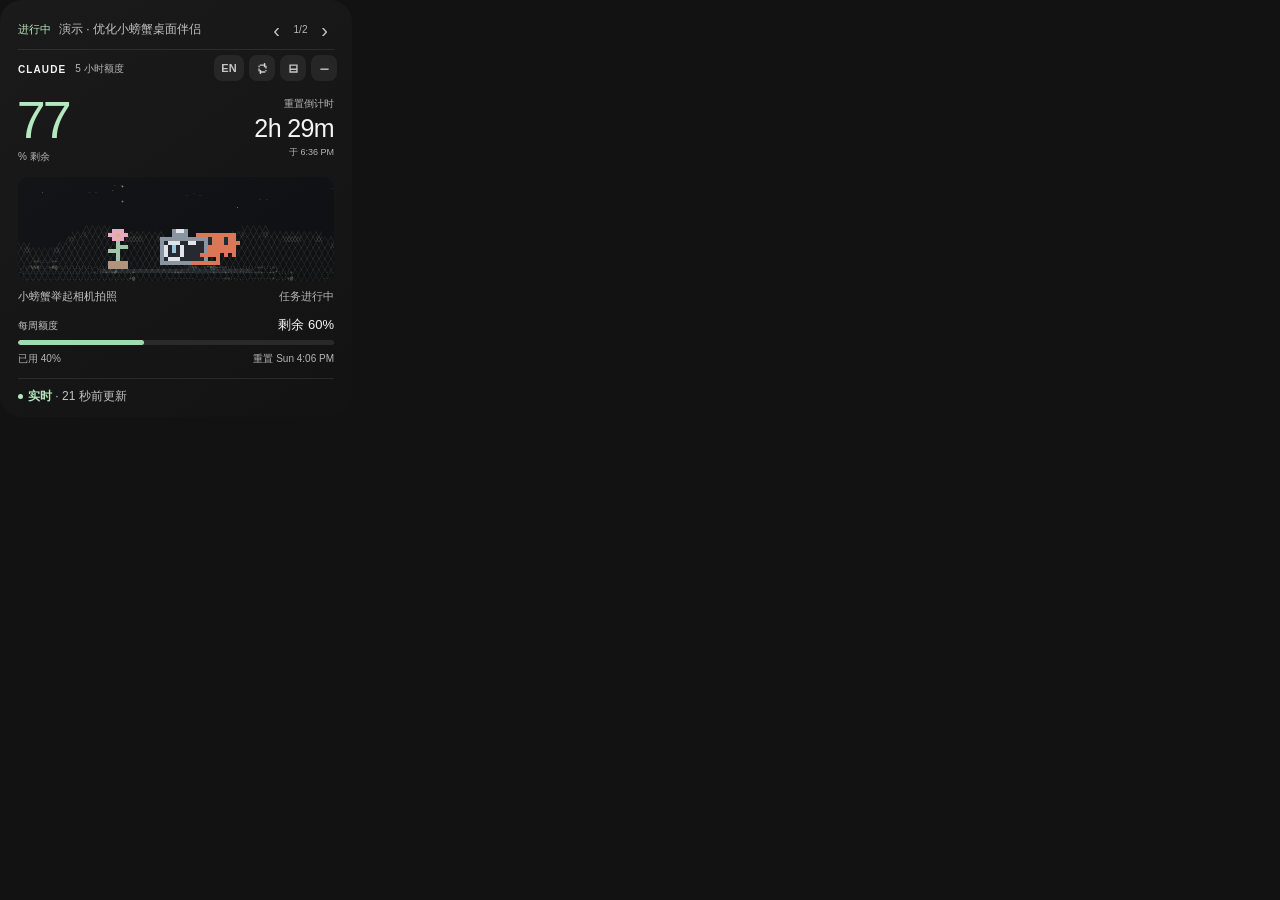
<file: ui/index.html>
<!doctype html>
<!-- Based on Claude-Meter by Bon Yeung, © 2026. Source credit: UPSTREAM.md. -->
<html lang="zh-Hans" data-theme="dark">
<head>
<meta charset="utf-8">
<meta name="viewport" content="width=device-width, initial-scale=1">
<title>Claude Meter</title>
<link rel="stylesheet" href="meter.css">
</head>
<body>
  <main class="card" id="card" data-mood="ok">
    <nav class="task-nav" id="taskNav" aria-label="当前任务" hidden>
      <span class="task-state" id="taskState"></span>
      <button class="task-title" id="taskTitle" type="button"></button>
      <div class="task-pages" id="taskPages">
        <button class="nav-btn" id="prevTask" type="button" aria-label="上一个任务" title="上一个任务">‹</button>
        <span id="taskIndex" aria-live="polite"></span>
        <button class="nav-btn" id="nextTask" type="button" aria-label="下一个任务" title="下一个任务">›</button>
      </div>
    </nav>
    <header class="head">
      <span class="sticker">CLAUDE</span>
      <span class="label" id="plan">账户额度</span>
    </header>

    <div class="controls">
    <button class="icon-btn lang-btn" id="langBtn" type="button" aria-label="Switch to English" title="Switch to English">EN</button>
    <button class="icon-btn sync-btn" id="syncBtn" type="button" aria-label="立即刷新" title="立即刷新">
      <svg viewBox="0 0 8 8" aria-hidden="true"><path d="M2 1h4v1h1v2H6V2H2v1H1V2h1zM1 4h1v2h4V5h1v1H6v1H2V6H1z"/><path d="M5 0h1v3H5zM2 5h1v3H2z"/></svg>
    </button>
    <button class="icon-btn" id="sizeBtn" type="button" aria-label="切换迷你模式" title="迷你模式">
      <svg viewBox="0 0 8 8" aria-hidden="true"><rect x="1" y="5" width="6" height="2"/></svg>
    </button>

    <button class="icon-btn" id="minimizeBtn" type="button" aria-label="最小化，只留小螃蟹" title="最小化，只留小螃蟹">
      <svg viewBox="0 0 8 8" aria-hidden="true"><rect x="1" y="4" width="6" height="1"/></svg>
    </button>
    </div>

    <div class="left" id="quota">
      <span class="quota-value"><span class="big" id="left">--</span><span class="tiny-unit">%</span></span><span class="big-unit" id="leftUnit">% 剩余</span>
    </div>

    <div class="reset">
      <span class="label" id="resetLabel">重置倒计时</span>
      <span class="count" id="count">--</span>
      <span class="label at" id="resetAt"></span>
      <span class="mini-live" id="miniLive"></span>
    </div>

    <div class="lane" id="laneBox" role="button" tabindex="0" title="进行中每 16 秒换一个忙碌场景，也可以点击切换。等待时听歌，完成时撒花。">
      <canvas id="lane" aria-hidden="true"></canvas>
    </div>
    <div class="tags">
      <span id="petTitle">小螃蟹准备中</span>
      <span id="petStatus">连接中</span>
    </div>

    <section class="week" aria-label="额度明细">
      <div class="wrow">
        <span class="label strong" id="wLabel">额度明细</span>
        <span class="wleft" id="wLeft">--</span>
      </div>
      <div class="wbar"><i id="wFill"></i></div>
      <div class="wrow">
        <span class="label" id="wUsed">Used --</span>
        <span class="label" id="wReset">Resets --</span>
      </div>
    </section>

    <footer class="foot">
      <span id="foot"></span>
    </footer>
  </main>
<script src="pattern-field.js"></script>
<script src="texture.js"></script>
<script src="pet.js"></script>
<script src="task-nav.js"></script>
<script src="meter.js"></script>
</body>
</html>
</file>
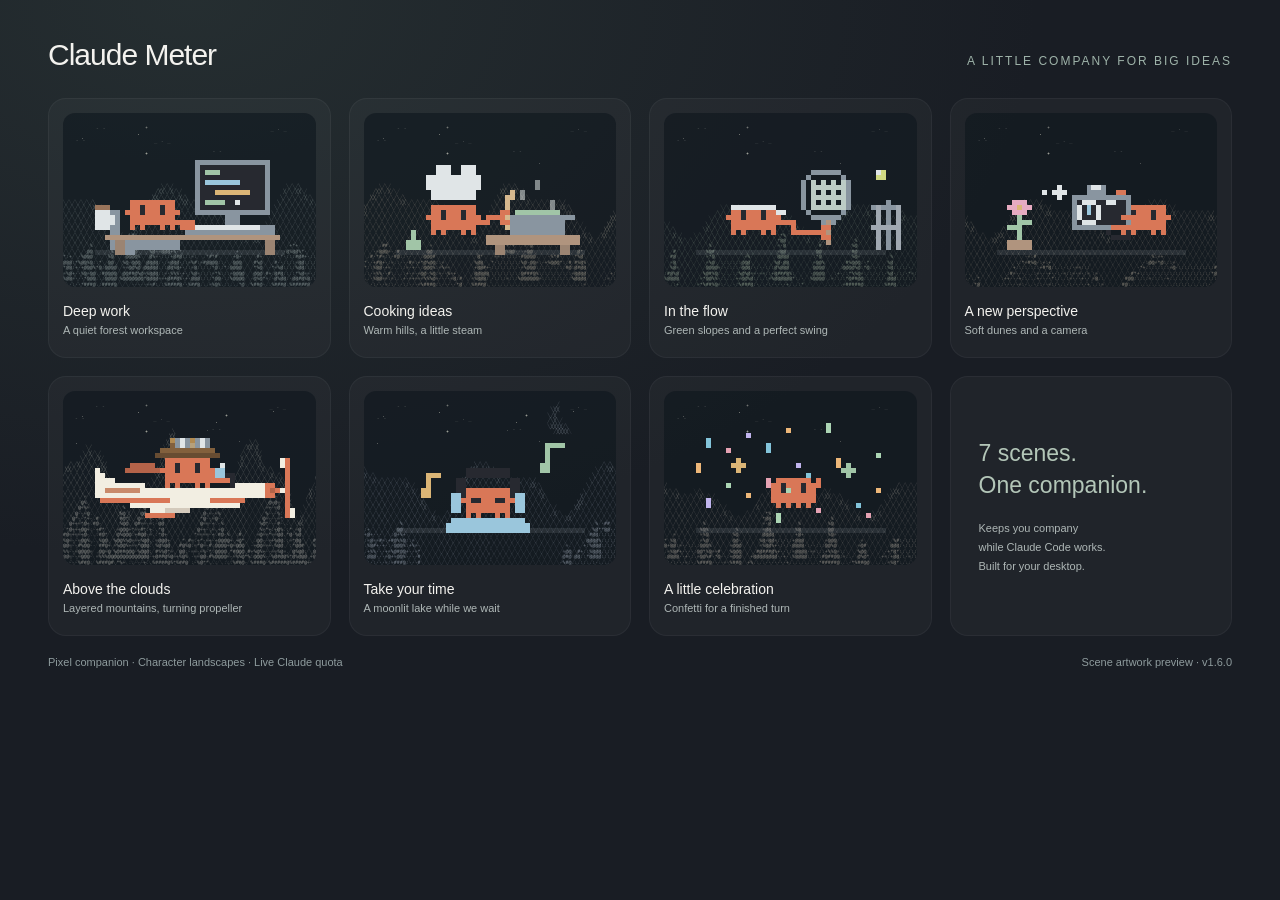
<file: dev/export-scenes.html>
<!doctype html><html lang="en"><meta charset="utf-8"><title>Claude Meter · Scene previews</title>
<style>
*{box-sizing:border-box}html,body{margin:0;width:1280px;height:720px;overflow:hidden;background:#191d24;color:#f3f2ee;font-family:-apple-system,BlinkMacSystemFont,sans-serif}main{height:720px;padding:38px 48px;background:radial-gradient(ellipse at 15% 0,#303d3c88,transparent 55%)}header{display:flex;justify-content:space-between;align-items:baseline;margin-bottom:26px}h1{margin:0;font-size:30px;font-weight:500;letter-spacing:-1px}.eyebrow{color:#9eb3a9;font-size:12px;letter-spacing:2px}.grid{display:grid;grid-template-columns:repeat(4,1fr);gap:18px}.tile{padding:14px;background:#ffffff08;border:1px solid #ffffff0b;border-radius:18px;height:260px}canvas{display:block;width:100%;height:174px;background:#151c2377;border-radius:12px;image-rendering:pixelated}h2{font-size:14px;font-weight:500;margin:16px 0 5px}p{font-size:11px;color:#aeb7b6;margin:0}.note{display:flex;flex-direction:column;justify-content:center;padding:28px;color:#b3c6b8}.note b{font-size:23px;font-weight:400;line-height:1.4}.note p{line-height:1.7;margin-top:18px}.solo{display:flex;flex-direction:column;align-items:center}.solo canvas{width:960px;height:440px;margin-top:15px}.solo h2{font-size:24px;margin-top:24px}.solo p{font-size:14px}.bottom{margin-top:20px;display:flex;justify-content:space-between;color:#8e9b9d;font-size:11px}
</style><main><header><h1>Claude Meter</h1><span class="eyebrow">A LITTLE COMPANY FOR BIG IDEAS</span></header><div id="scenes"></div><div class="bottom"><span>Pixel companion · Character landscapes · Live Claude quota</span><span>Scene artwork preview · v1.6.0</span></div></main>
<script src="../ui/pattern-field.js"></script><script src="../ui/texture.js"></script><script src="../ui/pet.js"></script>
<script>
const scenes=[['typing','Deep work','A quiet forest workspace'],['cooking','Cooking ideas','Warm hills, a little steam'],['tennis','In the flow','Green slopes and a perfect swing'],['photo','A new perspective','Soft dunes and a camera'],['flight','Above the clouds','Layered mountains, turning propeller'],['music','Take your time','A moonlit lake while we wait'],['done','A little celebration','Confetti for a finished turn']];
const selected=new URLSearchParams(location.search).get('scene');const list=selected?scenes.filter(s=>s[0]===selected):scenes;const root=document.querySelector('#scenes');root.className=selected?'solo':'grid';
for(const [scene,title,caption] of list){const tile=document.createElement('section');if(!selected)tile.className='tile';const canvas=document.createElement('canvas');canvas.setAttribute('aria-label',title);tile.append(canvas);const h=document.createElement('h2');h.textContent=title;tile.append(h);const p=document.createElement('p');p.textContent=caption;tile.append(p);root.append(tile);CrabPet.draw(canvas,{scene,time:1200,theme:'dark',reduced:false});}
if(!selected){const note=document.createElement('section');note.className='tile note';note.innerHTML='<b>7 scenes.<br>One companion.</b><p>Keeps you company<br>while Claude Code works.<br>Built for your desktop.</p>';root.append(note);}
</script></html>
</file>
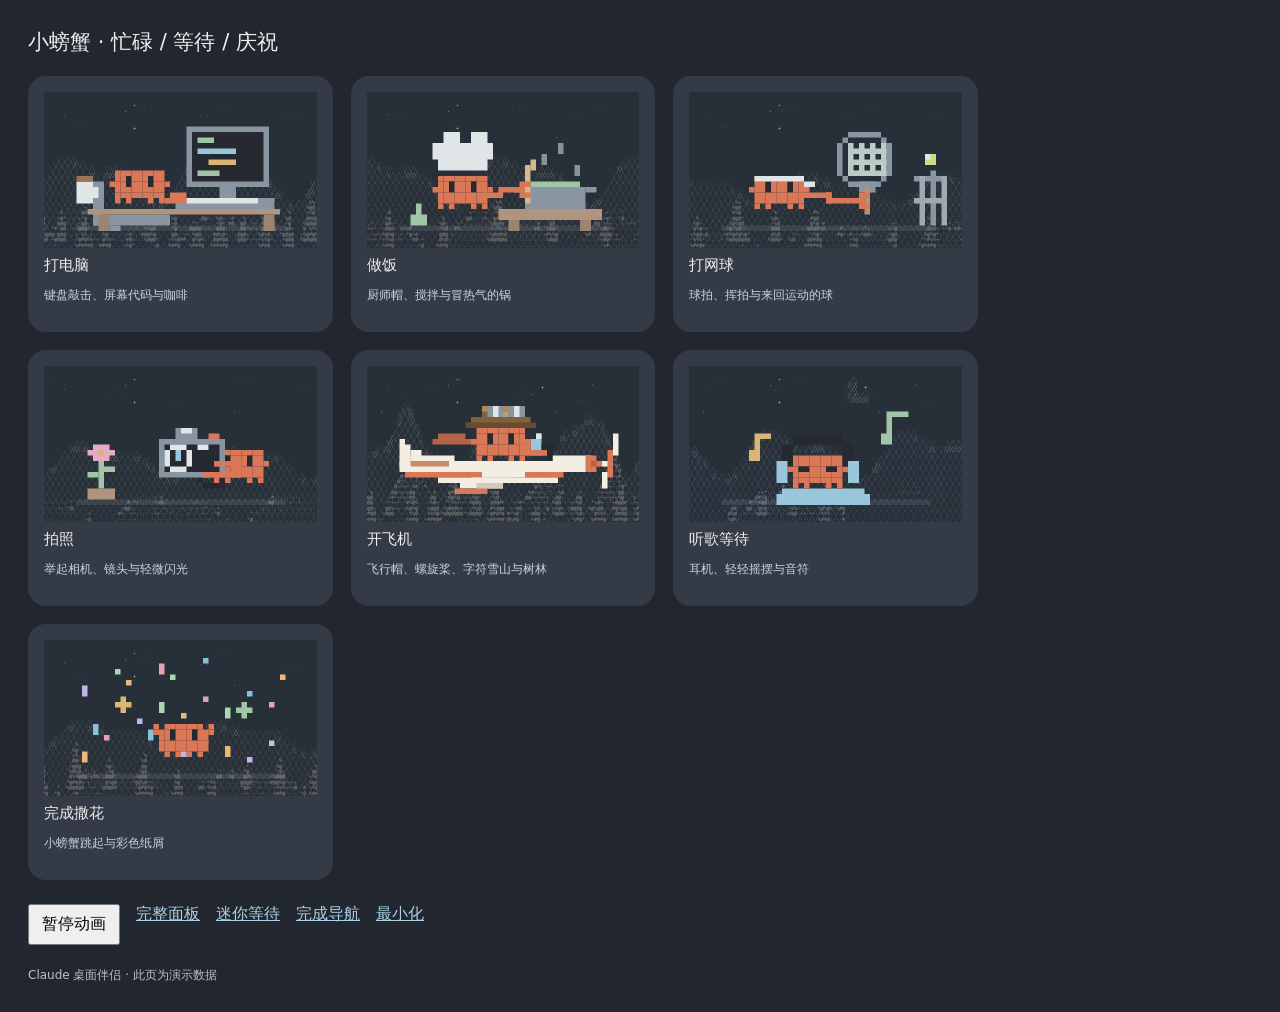
<file: dev/pet-preview.html>
<!doctype html><html lang="zh-CN"><meta charset="utf-8"><title>Claude Meter · 动作预览</title>
<style>
*{box-sizing:border-box}body{margin:0;padding:28px;background:#22262e;color:#eee;font-family:-apple-system,system-ui,sans-serif}h1{font-size:21px;font-weight:500;margin:0 0 20px}.grid{display:grid;grid-template-columns:repeat(3,1fr);gap:18px;max-width:950px}.tile{background:#343b46;border-radius:18px;padding:16px}canvas{display:block;width:100%;height:156px;image-rendering:pixelated}h2{font-size:15px;margin:8px 0;font-weight:500}p{font-size:12px;color:#ccd3dc}button{font:inherit;padding:8px 12px}nav{display:flex;gap:16px;margin-top:24px}a{color:#aad1e8}footer{margin-top:22px;color:#b8c3cb;font-size:12px}
</style><h1>小螃蟹 · 忙碌 / 等待 / 庆祝</h1><div class="grid"></div>
<nav><button id="pause">暂停动画</button><a href="../ui/index.html?activity=working">完整面板</a><a href="../ui/index.html?activity=waiting&mini=1">迷你等待</a><a href="../ui/index.html?activity=done&mini=1">完成导航</a><a href="../ui/index.html?minimized=1">最小化</a></nav>
<footer>Claude 桌面伴侣 · 此页为演示数据</footer>
<script src="../ui/pattern-field.js"></script>
<script src="../ui/texture.js"></script><script src="../ui/pet.js"></script><script>
const scenes=[['typing','打电脑','键盘敲击、屏幕代码与咖啡'],['cooking','做饭','厨师帽、搅拌与冒热气的锅'],['tennis','打网球','球拍、挥拍与来回运动的球'],['photo','拍照','举起相机、镜头与轻微闪光'],['flight','开飞机','飞行帽、螺旋桨、字符雪山与树林'],['music','听歌等待','耳机、轻轻摇摆与音符'],['done','完成撒花','小螃蟹跳起与彩色纸屑']];
let paused=false;const cards=scenes.map(([scene,title,desc])=>{const tile=document.createElement('section');tile.className='tile';tile.innerHTML=`<canvas aria-label="${title}"></canvas><h2>${title}</h2><p>${desc}</p>`;document.querySelector('.grid').append(tile);return {scene,canvas:tile.querySelector('canvas')};});
function draw(){for(const c of cards) CrabPet.draw(c.canvas,{scene:c.scene,time:Date.now(),theme:'dark',reduced:paused});}setInterval(draw,150);draw();document.querySelector('#pause').onclick=()=>{paused=!paused;document.querySelector('#pause').textContent=paused?'播放动画':'暂停动画';draw();};
</script></html>
</file>
<file: ui/meter.css>
/* Claude Meter — native macOS glass, with Bon Yeung's original pixel character. */
:root, :root[data-theme="dark"] {
  color-scheme:dark;
  --bg:rgba(25,27,31,.08); --bg-2:rgba(0,0,0,.10);
  --surface:rgba(255,255,255,.065); --surface-2:rgba(255,255,255,.09);
  --fg:#f4f4f6; --text-2:rgba(244,244,246,.78); --muted:rgba(244,244,246,.72);
  --line:rgba(255,255,255,.10); --line-soft:rgba(255,255,255,.09);
  --accent-text:#b4e8bf; --bar:#9edcad; --warn:#ff9b9f; --focus:#8fc9ff; --live:#b4e8bf;
  --glass-sheen:rgba(255,255,255,.035);
}
:root[data-theme="light"] {
  color-scheme:light;
  --bg:rgba(255,255,255,.06); --bg-2:rgba(0,0,0,.035);
  --surface:rgba(255,255,255,.34); --surface-2:rgba(0,0,0,.05);
  --fg:#22242a; --text-2:rgba(34,36,42,.76); --muted:rgba(34,36,42,.72);
  --line:rgba(0,0,0,.08); --line-soft:rgba(0,0,0,.065);
  --accent-text:#267c49; --bar:#449b66; --warn:#bd4c57; --focus:#007aff; --live:#267c49;
  --glass-sheen:rgba(255,255,255,.16);
}

/* NSVisualEffectView provides the blur behind this transparent web view. */
html, body { margin:0; background:transparent; overflow:hidden; }
body { -webkit-user-select:none; user-select:none; cursor:default; -webkit-font-smoothing:antialiased; }
.card {
  position:absolute; top:0; left:0; width:352px; box-sizing:border-box;
  padding:16px 18px 12px; border:0; border-radius:22px; box-shadow:none;
  background:linear-gradient(145deg,var(--glass-sheen),var(--bg)); color:var(--fg);
  font-family:-apple-system,BlinkMacSystemFont,"Helvetica Neue",sans-serif;
  display:grid; grid-template-columns:1fr auto; column-gap:12px;
  grid-template-areas:"nav nav" "head head" "left reset" "lane lane" "tags tags" "week week" "foot foot";
}
.label, .tag, .foot, .sticker, .big-unit { font-family:inherit; font-weight:500; letter-spacing:0; }
.label { font-size:10px; color:var(--muted); }
.head { grid-area:head; display:flex; align-items:center; gap:9px; min-width:0; padding-right:122px; height:22px; }
.sticker { font-size:10px; color:var(--fg); font-weight:650; letter-spacing:.11em; }
.head .label { white-space:nowrap; overflow:hidden; text-overflow:ellipsis; }
.controls { position:absolute; top:13px; right:15px; display:flex; gap:5px; }
.icon-btn { width:26px; height:26px; padding:0;
  display:grid; place-items:center; background:var(--surface); color:var(--text-2);
  border:0; border-radius:8px; box-shadow:none; cursor:pointer;
  transition:background 160ms ease,transform 160ms ease;
}
.icon-btn svg { width:11px; height:11px; fill:currentColor; }
.lang-btn { width:auto; min-width:30px; padding:0 7px; font:600 11px/1 -apple-system,BlinkMacSystemFont,sans-serif; letter-spacing:.02em; }
.icon-btn:hover { background:var(--surface-2); color:var(--fg); }
.icon-btn:active { transform:scale(.94); }
.icon-btn:focus-visible { outline:2px solid var(--focus); outline-offset:3px; }
.sync-btn.spinning svg { animation:spin 800ms linear infinite; }
@keyframes spin { to { transform:rotate(360deg); } }

.foot .live b, .mini-live.live { color:var(--live); }
.foot .stale b, .mini-live.stale { color:var(--warn); }
.foot b { font-weight:600; }
.dot { display:inline-block; width:5px; height:5px; border-radius:50%; margin:0 5px 1px 0; background:var(--live); vertical-align:middle; }
.mini-live { display:none; }
.left { grid-area:left; display:flex; flex-direction:column; align-items:flex-start; justify-self:start; gap:5px; margin-top:14px; }
.big { font-size:52px; margin-left:-.025em; font-weight:400; line-height:1; letter-spacing:-.055em; color:var(--accent-text); font-variant-numeric:tabular-nums; }
.quota-value { display:flex; align-items:baseline; }
.tiny-unit { display:none; }
.big-unit { font-size:10px; line-height:1.2; color:var(--muted); white-space:nowrap; }
.reset { grid-area:reset; display:flex; flex-direction:column; align-items:flex-end; justify-content:flex-end; gap:4px; margin-top:14px; padding-bottom:4px; }
.count { font-size:25px; font-weight:400; line-height:1.1; letter-spacing:-.025em; color:var(--fg); font-variant-numeric:tabular-nums; }
.at { font-size:9px; }
.lane { grid-area:lane; position:relative; height:104px; margin-top:14px; background:var(--bg-2); border:0; border-radius:11px; overflow:hidden; cursor:pointer; }
.lane canvas { display:block; width:100%; height:100%; image-rendering:pixelated; }
.tags { grid-area:tags; display:flex; align-items:center; justify-content:space-between; gap:8px; margin:8px 0 0; font-size:11px; color:var(--text-2); }
#petStatus { color:var(--muted); white-space:nowrap; }
.lane:focus-visible { outline:2px solid var(--focus); outline-offset:3px; }
.week { grid-area:week; margin-top:14px; display:grid; gap:7px; }
.wrow { display:flex; justify-content:space-between; align-items:baseline; gap:8px; }
.wleft { font-size:13px; line-height:1; color:var(--fg); font-variant-numeric:tabular-nums; }
.wbar { height:5px; border:0; border-radius:5px; overflow:hidden; background:var(--surface-2); }
.wbar i { display:block; height:100%; border-radius:inherit; background:var(--bar); }
.week .wrow .label.strong { color:var(--text-2); }
.foot { grid-area:foot; display:flex; justify-content:space-between; gap:8px; margin-top:12px; padding-top:9px; border-top:1px solid var(--line-soft); font-size:12px; color:var(--text-2); flex-wrap:wrap; row-gap:7px; }
.foot #foot { white-space:nowrap; }
.card[data-mood="warn"] .big { color:var(--warn); }
.card[data-mood="out"] .big { color:var(--muted); }


/* A single, stable task selection; no separate notification window. */
.task-nav { grid-area:nav; display:flex; align-items:center; gap:8px; min-width:0; height:27px; margin-bottom:8px; padding-bottom:6px; border-bottom:1px solid var(--line-soft); }
.task-nav[hidden], .task-pages[hidden] { display:none; }
.task-state { color:var(--live); font-size:11px; font-weight:500; white-space:nowrap; }
.task-nav[data-state="waiting"] .task-state, .task-nav[data-state="error"] .task-state, .task-nav[data-state="warning"] .task-state { color:var(--warn); }
.task-title { flex:1; min-width:0; padding:4px 0; border:0; background:none; color:var(--text-2); font:500 12px/1.3 -apple-system,BlinkMacSystemFont,sans-serif; text-align:left; white-space:nowrap; overflow:hidden; text-overflow:ellipsis; cursor:pointer; }
.task-title:disabled { opacity:1; cursor:default; }
.task-title:hover:not(:disabled) { color:var(--fg); }
.task-pages { display:flex; align-items:center; gap:2px; }
#taskIndex { min-width:25px; text-align:center; color:var(--muted); font-size:10px; font-variant-numeric:tabular-nums; }
.nav-btn { width:19px; height:23px; padding:0; border:0; border-radius:6px; background:transparent; color:var(--text-2); font:20px/1 -apple-system,sans-serif; cursor:pointer; }
.nav-btn:hover { background:var(--surface-2); }
.task-title:focus-visible, .nav-btn:focus-visible { outline:2px solid var(--focus); outline-offset:1px; }
.card.has-tasks .controls { top:55px; }

html.mini .card { width:360px; padding:9px 12px; grid-template-columns:44px 124px minmax(0,1fr) 22px; column-gap:8px; grid-template-areas:"nav nav nav nav" "left lane reset btn"; align-items:center; }
html.mini .head, html.mini .tags, html.mini .week, html.mini .foot, html.mini .reset .at { display:none; }
html.mini .reset .label { font-size:8px; }
html.mini .reset { gap:3px; padding:0; }
html.mini .left, html.mini .reset { margin:0; }
html.mini .left { justify-self:center; gap:4px; }
/* Pin both text columns to the lane's top and bottom so their first and last lines align. */
html.mini .left, html.mini .reset { align-self:stretch; justify-content:space-between; padding:4px 0 3px; }
html.mini .reset { padding-left:8px; min-width:0; }   /* keep the text clear of the picture, whatever font the Mac renders */
html.mini .big-unit, html.mini .mini-live { line-height:1; }
html.mini .big { font-size:31px; }
html.mini .big-unit { font-size:9px; }
html.mini .count { font-size:17px; }
html.mini .lane { margin:0; height:68px; border-radius:10px; }
html.mini .controls { position:static; grid-area:btn; flex-direction:column; gap:6px; }
html.mini .icon-btn { width:22px; height:22px; border-radius:7px; }
html.mini .sync-btn, html.mini .lang-btn { display:none; }
html.mini .mini-live { display:block; max-width:100%; overflow:hidden; text-overflow:ellipsis; font-size:11px; font-weight:500; white-space:nowrap; margin-top:1px; }
html.mini .task-nav { height:23px; padding-bottom:5px; margin-bottom:5px; }

/* Pet-only mode preserves the character's normal proportions and scene scale. */
html.minimized .card { width:136px; height:102px; padding:0; display:block; }
html.minimized .task-nav, html.minimized .head, html.minimized .controls, html.minimized .reset, html.minimized .tags, html.minimized .week, html.minimized .foot { display:none; }
html.minimized .lane { position:absolute; left:6px; bottom:3px; width:124px; height:68px; margin:0; background:transparent; }
html.minimized .left { position:absolute; top:8px; left:11px; margin:0; gap:0; pointer-events:none; }
html.minimized .big { font-size:17px; letter-spacing:-.025em; font-weight:500; }
html.minimized .tiny-unit { display:inline; font-size:10px; color:var(--muted); margin-left:2px; }
html.minimized .big-unit { display:none; }
html.minimized .card[data-stale="true"] .big { color:var(--warn); }
@media (prefers-reduced-motion:reduce) { .icon-btn { transition:none; } }
</file>
